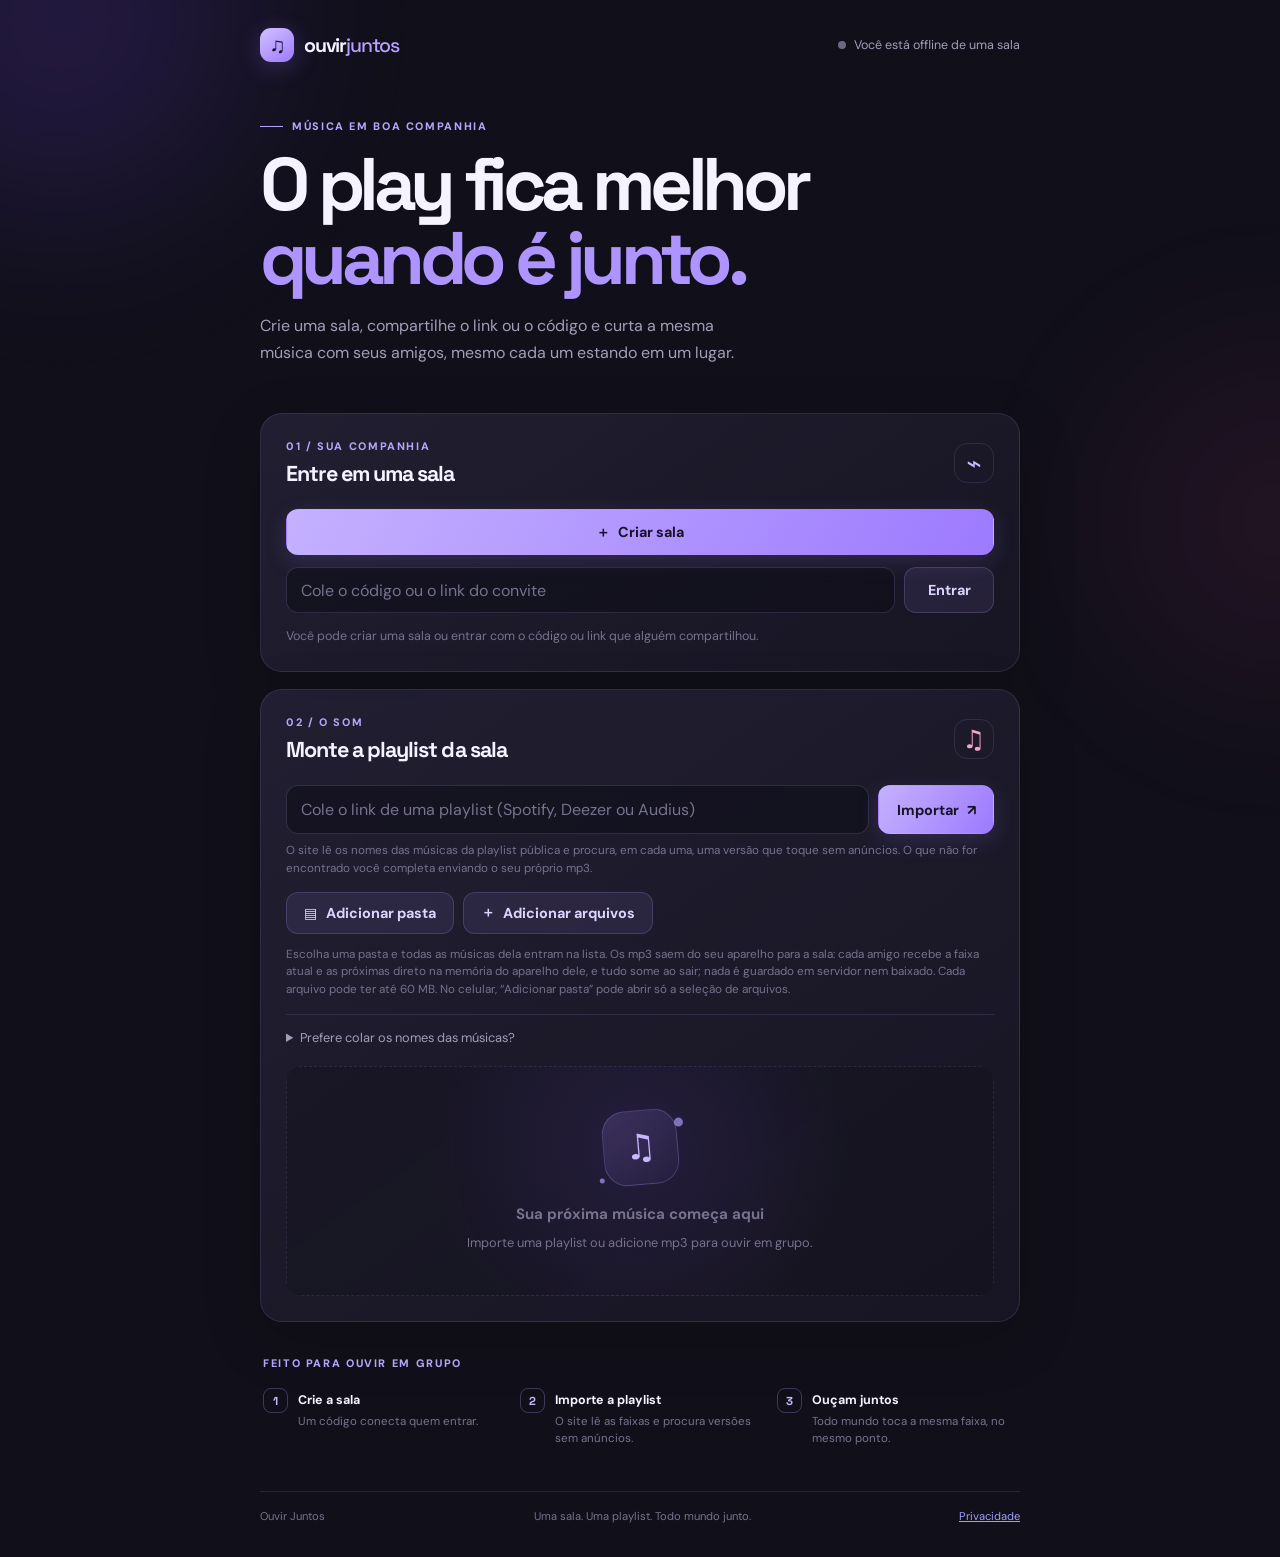
<file: index.html>
<!doctype html>
<html lang="pt-BR">
<head>
  <meta charset="utf-8">
  <meta name="viewport" content="width=device-width, initial-scale=1, viewport-fit=cover">
  <meta name="theme-color" content="#11101a">
  <meta name="description" content="Crie uma sala, convide seus amigos e ouçam juntos à distância.">
  <title>Ouvir Juntos</title>
  <link rel="preconnect" href="https://fonts.googleapis.com">
  <link rel="preconnect" href="https://fonts.gstatic.com" crossorigin>
  <link href="https://fonts.googleapis.com/css2?family=DM+Sans:wght@400;500;600;700;800&family=Space+Grotesk:wght@500;600;700&display=swap" rel="stylesheet">
  <link rel="stylesheet" href="style.css?v=11">
  <script src="config.js?v=7"></script>
  <script src="lib.js?v=2"></script>
  <script src="mqtt-lite.js?v=2"></script>
  <script src="app.js?v=18" defer></script>
</head>
<body>
  <div class="ambient ambient-one" aria-hidden="true"></div>
  <div class="ambient ambient-two" aria-hidden="true"></div>

  <main class="app-shell">
    <header class="topbar">
      <a class="brand" href="./" aria-label="Ouvir Juntos - início">
        <span class="brand-mark">♫</span>
        <span>ouvir<span class="brand-light">juntos</span></span>
      </a>
      <div class="connection-status" id="connectionStatus" aria-live="polite">
        <span class="status-dot" id="statusDot"></span>
        <span id="statusText">Você está offline de uma sala</span>
      </div>
    </header>

    <section class="intro">
      <div class="eyebrow"><span class="eyebrow-line"></span> MÚSICA EM BOA COMPANHIA</div>
      <h1>O play fica melhor<br><span>quando é junto.</span></h1>
      <p>Crie uma sala, compartilhe o link ou o código e curta a mesma música com seus amigos, mesmo cada um estando em um lugar.</p>
    </section>

    <section class="panel room-panel" aria-labelledby="roomHeading">
      <div class="panel-heading">
        <div>
          <div class="section-kicker">01 / SUA COMPANHIA</div>
          <h2 id="roomHeading">Entre em uma sala</h2>
        </div>
        <span class="heading-icon" aria-hidden="true">⌁</span>
      </div>

      <div class="room-actions" id="roomActions">
        <button class="button button-primary" id="createRoomButton" type="button"><span aria-hidden="true">＋</span> Criar sala</button>
        <div class="join-row">
          <label class="sr-only" for="roomCodeInput">Código da sala</label>
          <input id="roomCodeInput" type="text" inputmode="text" autocomplete="off" spellcheck="false" placeholder="Cole o código ou o link do convite">
          <button class="button button-secondary" id="joinRoomButton" type="button">Entrar</button>
        </div>
      </div>

      <div class="room-live" id="roomLive" hidden>
        <div class="room-live-top">
          <div class="room-live-label"><span class="live-pulse"></span><span id="roomRole">Sala ativa</span></div>
          <button class="text-button" id="leaveRoomButton" type="button">Sair da sala</button>
        </div>
        <div class="invite-row">
          <div class="invite-code-wrap"><span class="micro-label">CÓDIGO DA SALA</span><strong id="roomCodeDisplay">—</strong></div>
          <div class="invite-actions">
            <button class="button button-secondary copy-button" id="copyRoomCodeButton" type="button">Copiar código</button>
            <button class="button button-primary copy-button" id="copyInviteButton" type="button">Copiar convite</button>
          </div>
        </div>
        <p class="room-hint" id="roomHint">Envie o link ou o código. Mantenha esta página aberta para seus amigos conseguirem entrar.</p>
        <div class="members-line"><span class="members-icon">◉</span><span id="memberCount">1 pessoa na sala</span></div>
      </div>
      <p class="panel-footnote" id="roomFootnote">Você pode criar uma sala ou entrar com o código ou link que alguém compartilhou.</p>
    </section>

    <section class="panel music-panel" aria-labelledby="musicHeading">
      <div class="panel-heading">
        <div>
          <div class="section-kicker">02 / O SOM</div>
          <h2 id="musicHeading">Monte a playlist da sala</h2>
        </div>
        <span class="heading-icon music-heading-icon" aria-hidden="true">♫</span>
      </div>

      <form class="spotify-form" id="playlistForm">
        <label class="sr-only" for="spotifyUrlInput">Link de uma playlist</label>
        <input id="spotifyUrlInput" type="text" inputmode="url" placeholder="Cole o link de uma playlist (Spotify, Deezer ou Audius)" autocomplete="url" spellcheck="false">
        <button class="button button-primary" id="loadPlaylistButton" type="submit">Importar <span aria-hidden="true">↗</span></button>
      </form>
      <p class="input-help" id="spotifyHelp">O site lê os nomes das músicas da playlist pública e procura, em cada uma, uma versão que toque sem anúncios. O que não for encontrado você completa enviando o seu próprio mp3.</p>

      <div class="add-files-row">
        <div class="add-files-buttons">
          <button class="button button-secondary" id="addFolderButton" type="button"><span aria-hidden="true">▤</span> Adicionar pasta</button>
          <button class="button button-secondary" id="addFilesButton" type="button"><span aria-hidden="true">＋</span> Adicionar arquivos</button>
        </div>
        <input id="addFolderInput" type="file" webkitdirectory multiple hidden>
        <input id="addFilesInput" type="file" accept="audio/*,.mp3,.m4a,.ogg,.wav,.flac" multiple hidden>
        <input id="trackFileInput" type="file" accept="audio/*,.mp3,.m4a,.ogg,.wav,.flac" hidden>
        <p class="input-help" id="filesHelp">Escolha uma pasta e todas as músicas dela entram na lista. Os mp3 saem do seu aparelho para a sala: cada amigo recebe a faixa atual e as próximas direto na memória do aparelho dele, e tudo some ao sair; nada é guardado em servidor nem baixado. Cada arquivo pode ter até 60 MB. No celular, “Adicionar pasta” pode abrir só a seleção de arquivos.</p>
      </div>

      <details class="manual-import" id="manualImportDetails">
        <summary>Prefere colar os nomes das músicas?</summary>
        <p>Use uma música por linha, neste formato: <strong>Nome da música - Artista</strong>.</p>
        <label class="sr-only" for="manualTrackList">Lista de músicas</label>
        <textarea id="manualTrackList" rows="5" placeholder="Exemplo:&#10;Música 1 - Artista 1&#10;Música 2 - Artista 2"></textarea>
        <button class="button button-secondary" id="importManualButton" type="button">Importar músicas coladas</button>
      </details>

      <div class="player-area" id="playerArea">
        <div class="player-empty" id="playerEmpty">
          <div class="empty-art" aria-hidden="true"><span>♫</span><i></i><b></b></div>
          <strong>Sua próxima música começa aqui</strong>
          <span>Importe uma playlist ou adicione mp3 para ouvir em grupo.</span>
        </div>
        <div class="player-wrap" id="playerWrap" hidden>
          <div class="playlist-meta">
            <div>
              <span class="micro-label">PLAYLIST CARREGADA</span>
              <strong id="playlistTitle">Minha playlist</strong>
              <span id="playlistCount" class="playlist-count"></span>
            </div>
            <a id="spotifySourceLink" href="https://open.spotify.com/" target="_blank" rel="noopener noreferrer" hidden>Ver playlist original ↗</a>
          </div>

          <div class="now-playing-row">
            <div>
              <span class="micro-label">TOCANDO NA SALA</span>
              <strong id="nowPlayingTitle">Escolha uma música</strong>
              <span id="nowPlayingArtist" class="now-playing-artist"></span>
            </div>
            <span class="playing-equalizer paused" id="playingEqualizer" aria-hidden="true"><i></i><i></i><i></i><i></i></span>
          </div>
          <div id="youtubeEmbed" class="youtube-embed" aria-label="Player do YouTube" hidden></div>
          <div id="audioWrap" class="audio-wrap" hidden>
            <audio id="audioPlayer" controls preload="auto" playsinline hidden></audio>
            <audio id="fileAudio" controls preload="auto" playsinline hidden></audio>
          </div>
          <p class="player-tip" id="playerTip">Cada pessoa pode precisar apertar Play no próprio aparelho para liberar o áudio.</p>
          <div class="sync-controls">
            <button class="button button-secondary" id="playPauseButton" type="button" disabled>▶ Ativar meu player</button>
            <button class="button button-quiet" id="syncButton" type="button" disabled>Sincronizar</button>
          </div>
          <div class="sync-controls host-controls" id="hostControls">
            <button class="button button-primary" id="playAllButton" type="button">▶ Tocar tudo</button>
            <button class="button button-quiet" id="prevButton" type="button">⏮ Anterior</button>
            <button class="button button-quiet" id="nextButton" type="button">Próxima ⏭</button>
            <button class="button button-quiet" id="shuffleButton" type="button" aria-pressed="false">🔀 Aleatório: desligado</button>
          </div>
          <div class="playback-status" id="playbackStatus" aria-live="polite">Aguardando uma música…</div>

          <div class="playlist-heading-row">
            <div><span class="micro-label">FAIXAS DA PLAYLIST</span><span class="playlist-help">O anfitrião escolhe a faixa e a fonte: sem anúncios, mp3 próprio ou YouTube.</span></div>
            <span id="playlistSourceLabel" class="playlist-source-label">Lista importada</span>
          </div>
          <ol class="playlist-list" id="playlistList"></ol>
        </div>
      </div>
      <div class="notice" id="notice" role="status" aria-live="polite" hidden></div>
    </section>

    <section class="how-it-works">
      <div class="section-kicker">FEITO PARA OUVIR EM GRUPO</div>
      <div class="how-grid">
        <div class="how-item"><span>1</span><div><strong>Crie a sala</strong><p>Um código conecta quem entrar.</p></div></div>
        <div class="how-item"><span>2</span><div><strong>Importe a playlist</strong><p>O site lê as faixas e procura versões sem anúncios.</p></div></div>
        <div class="how-item"><span>3</span><div><strong>Ouçam juntos</strong><p>Todo mundo toca a mesma faixa, no mesmo ponto.</p></div></div>
      </div>
    </section>

    <footer class="footer">
      <span>Ouvir Juntos</span><span>Uma sala. Uma playlist. Todo mundo junto.</span>
      <a href="privacidade.html">Privacidade</a>
    </footer>
  </main>
</body>
</html>
</file>
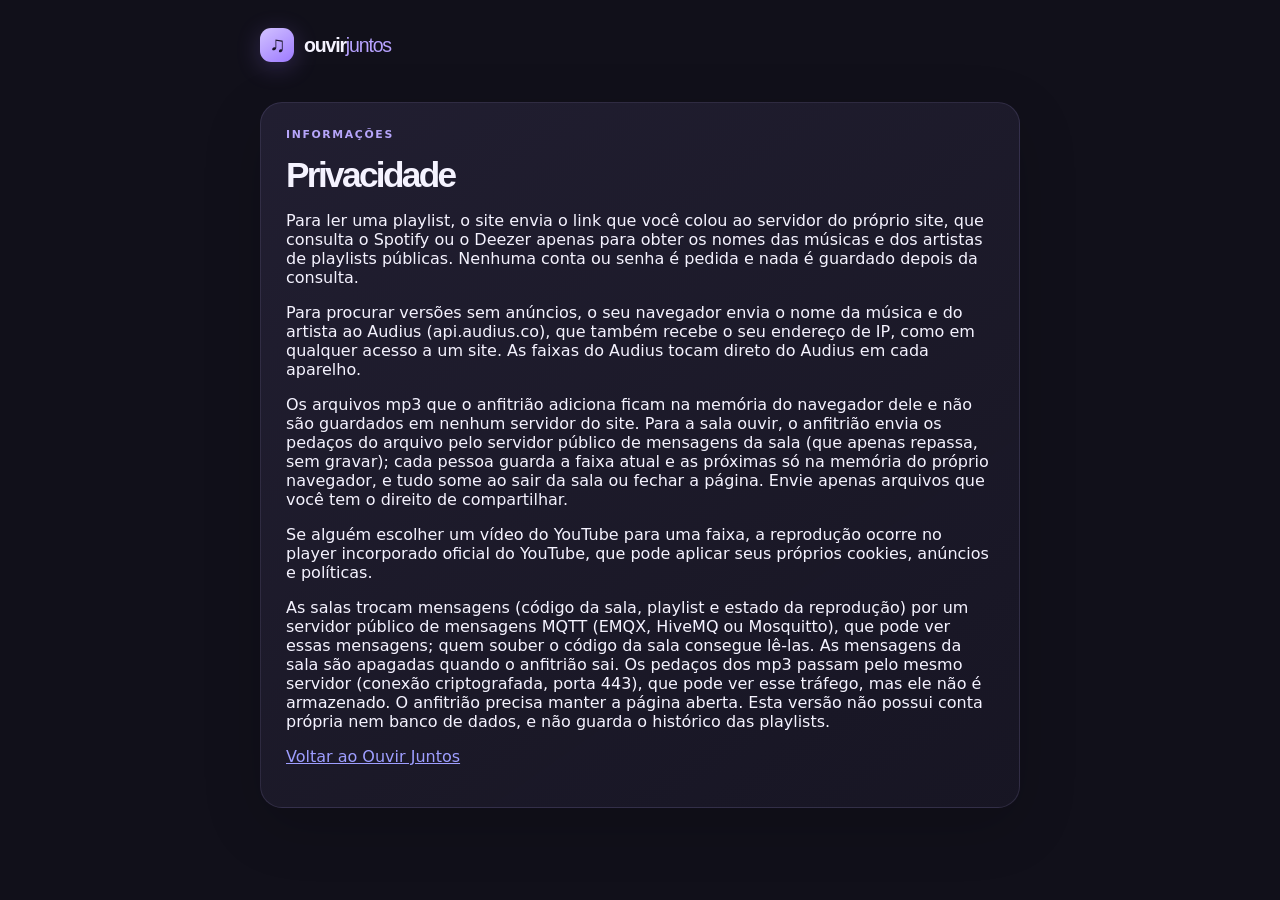
<file: privacidade.html>
<!doctype html>
<html lang="pt-BR">
<head>
  <meta charset="utf-8">
  <meta name="viewport" content="width=device-width, initial-scale=1">
  <meta name="theme-color" content="#11101a">
  <title>Privacidade — Ouvir Juntos</title>
  <link rel="stylesheet" href="style.css?v=9">
</head>
<body>
  <main class="app-shell">
    <header class="topbar"><a class="brand" href="./"><span class="brand-mark">♫</span><span>ouvir<span class="brand-light">juntos</span></span></a></header>
    <section class="panel" style="margin-top:40px">
      <div class="section-kicker">INFORMAÇÕES</div>
      <h1 style="font-size:2.2rem;line-height:1.1">Privacidade</h1>
      <p>Para ler uma playlist, o site envia o link que você colou ao servidor do próprio site, que consulta o Spotify ou o Deezer apenas para obter os nomes das músicas e dos artistas de playlists públicas. Nenhuma conta ou senha é pedida e nada é guardado depois da consulta.</p>
      <p>Para procurar versões sem anúncios, o seu navegador envia o nome da música e do artista ao Audius (api.audius.co), que também recebe o seu endereço de IP, como em qualquer acesso a um site. As faixas do Audius tocam direto do Audius em cada aparelho.</p>
      <p>Os arquivos mp3 que o anfitrião adiciona ficam na memória do navegador dele e não são guardados em nenhum servidor do site. Para a sala ouvir, o anfitrião envia os pedaços do arquivo pelo servidor público de mensagens da sala (que apenas repassa, sem gravar); cada pessoa guarda a faixa atual e as próximas só na memória do próprio navegador, e tudo some ao sair da sala ou fechar a página. Envie apenas arquivos que você tem o direito de compartilhar.</p>
      <p>Se alguém escolher um vídeo do YouTube para uma faixa, a reprodução ocorre no player incorporado oficial do YouTube, que pode aplicar seus próprios cookies, anúncios e políticas.</p>
      <p>As salas trocam mensagens (código da sala, playlist e estado da reprodução) por um servidor público de mensagens MQTT (EMQX, HiveMQ ou Mosquitto), que pode ver essas mensagens; quem souber o código da sala consegue lê-las. As mensagens da sala são apagadas quando o anfitrião sai. Os pedaços dos mp3 passam pelo mesmo servidor (conexão criptografada, porta 443), que pode ver esse tráfego, mas ele não é armazenado. O anfitrião precisa manter a página aberta. Esta versão não possui conta própria nem banco de dados, e não guarda o histórico das playlists.</p>
      <p><a href="./">Voltar ao Ouvir Juntos</a></p>
    </section>
  </main>
</body>
</html>
</file>
<file: style.css>
:root {
  color-scheme: dark;
  --bg: #11101a;
  --panel: rgba(28, 26, 42, .88);
  --panel-soft: #211f30;
  --text: #f5f3ff;
  --muted: #a29db8;
  --muted-2: #77728d;
  --line: rgba(190, 178, 255, .13);
  --accent: #a78bfa;
  --accent-strong: #8b5cf6;
  --mint: #4ee0ad;
  --font: 'DM Sans', system-ui, sans-serif;
  --display: 'Space Grotesk', 'DM Sans', sans-serif;
}

* { box-sizing: border-box; }
html { min-height: 100%; scroll-behavior: smooth; }
body {
  margin: 0;
  min-height: 100vh;
  overflow-x: hidden;
  background: var(--bg);
  color: var(--text);
  font-family: var(--font);
  -webkit-font-smoothing: antialiased;
}
button, input { font: inherit; }
button { -webkit-tap-highlight-color: transparent; }
.ambient { position: fixed; z-index: -1; pointer-events: none; filter: blur(90px); opacity: .18; border-radius: 50%; }
.ambient-one { width: 380px; height: 380px; background: #7545ed; top: -170px; left: -130px; }
.ambient-two { width: 320px; height: 320px; background: #bd397d; right: -160px; top: 360px; opacity: .11; }
.app-shell { width: min(100% - 36px, 760px); margin: 0 auto; padding: 28px 0 34px; }
.topbar { display: flex; justify-content: space-between; align-items: center; gap: 16px; }
.brand { display: inline-flex; align-items: center; gap: 10px; color: var(--text); text-decoration: none; font-family: var(--display); font-size: 1.22rem; font-weight: 700; letter-spacing: -.06em; }
.brand-mark { width: 34px; height: 34px; display: grid; place-items: center; border-radius: 11px; color: #171225; background: linear-gradient(145deg, #d2c2ff, #9d7aff); font-size: 1.35rem; box-shadow: 0 5px 24px rgba(157, 122, 255, .24); }
.brand-light { color: #b7a2ff; font-weight: 500; }
.connection-status { display: inline-flex; align-items: center; gap: 8px; color: var(--muted); font-size: .78rem; text-align: right; }
.status-dot { width: 8px; height: 8px; border-radius: 50%; background: #6d6880; flex: 0 0 auto; }
.status-dot.online { background: var(--mint); box-shadow: 0 0 0 4px rgba(78, 224, 173, .1); }
.intro { padding: 57px 0 30px; }
.eyebrow, .section-kicker, .micro-label { color: #b6a5fa; font-size: .68rem; font-weight: 800; letter-spacing: .15em; }
.eyebrow { display: flex; align-items: center; gap: 9px; }
.eyebrow-line { width: 23px; height: 1px; background: #b6a5fa; }
h1 { margin: 15px 0 12px; font-family: var(--display); font-size: clamp(2.8rem, 8vw, 4.65rem); line-height: .99; letter-spacing: -.075em; font-weight: 700; }
h1 span { color: #ad94ff; }
.intro p { max-width: 480px; margin: 18px 0 0; color: var(--muted); font-size: 1rem; line-height: 1.65; }
.panel { margin-top: 17px; padding: 25px; border: 1px solid var(--line); border-radius: 22px; background: linear-gradient(145deg, rgba(34, 31, 51, .94), rgba(24, 22, 36, .92)); box-shadow: 0 18px 60px rgba(0, 0, 0, .16); }
.panel-heading { display: flex; justify-content: space-between; align-items: center; gap: 14px; margin-bottom: 22px; }
.panel-heading h2 { margin: 7px 0 0; font-family: var(--display); font-size: 1.35rem; letter-spacing: -.045em; }
.heading-icon { width: 40px; height: 40px; display: grid; place-items: center; border: 1px solid var(--line); border-radius: 13px; color: #c6b7ff; font-size: 1.6rem; }
.room-actions { display: grid; gap: 12px; }
.button { min-height: 46px; display: inline-flex; justify-content: center; align-items: center; gap: 8px; border: 1px solid transparent; border-radius: 12px; padding: 0 17px; color: var(--text); font-size: .9rem; font-weight: 700; cursor: pointer; transition: transform .16s ease, background .16s ease, border-color .16s ease, opacity .16s ease; }
.button:hover:not(:disabled) { transform: translateY(-1px); }
.button:active:not(:disabled) { transform: translateY(0); }
.button:focus-visible, input:focus-visible, .text-button:focus-visible { outline: 2px solid #c6b7ff; outline-offset: 3px; }
.button:disabled { cursor: not-allowed; opacity: .42; }
.button-primary { color: #181326; background: linear-gradient(120deg, #c4b1ff, #9d7aff); box-shadow: 0 7px 22px rgba(157, 122, 255, .16); }
.button-primary:hover:not(:disabled) { background: linear-gradient(120deg, #d3c5ff, #ad91ff); }
.button-secondary { border-color: rgba(189, 174, 255, .19); background: rgba(167, 139, 250, .1); color: #ded5ff; }
.button-secondary:hover:not(:disabled) { background: rgba(167, 139, 250, .17); }
.button-quiet { color: var(--muted); background: transparent; border-color: var(--line); }
.button-quiet:hover:not(:disabled) { color: var(--text); background: rgba(255,255,255,.04); }
.join-row, .spotify-form { display: flex; gap: 9px; }
input { min-width: 0; width: 100%; border: 1px solid rgba(190, 178, 255, .16); border-radius: 12px; background: rgba(12, 11, 20, .48); color: var(--text); padding: 0 14px; outline: none; }
input::placeholder { color: #77728d; }
input:focus { border-color: rgba(177, 151, 255, .65); box-shadow: 0 0 0 3px rgba(167, 139, 250, .09); }
.join-row input { height: 46px; }
.join-row .button { min-width: 90px; }
.panel-footnote, .input-help, .room-hint { margin: 14px 0 0; color: var(--muted-2); font-size: .78rem; line-height: 1.55; }
.room-live { border: 1px solid rgba(78, 224, 173, .18); border-radius: 15px; padding: 16px; background: rgba(78, 224, 173, .045); }
.room-live-top, .invite-row { display: flex; justify-content: space-between; align-items: center; gap: 12px; }
.room-live-label, .members-line { display: flex; align-items: center; gap: 8px; color: #baf3df; font-size: .82rem; font-weight: 700; }
.live-pulse { width: 7px; height: 7px; border-radius: 50%; background: var(--mint); box-shadow: 0 0 0 4px rgba(78, 224, 173, .1); }
.text-button { padding: 4px 0; border: 0; background: none; color: var(--muted); font-size: .78rem; cursor: pointer; }
.text-button:hover { color: #fff; }
.invite-row { margin-top: 15px; padding: 13px 14px; border: 1px solid var(--line); border-radius: 12px; background: rgba(11, 10, 18, .33); }
.invite-code-wrap { display: grid; gap: 4px; }
.invite-code-wrap strong { font-family: var(--display); font-size: 1.12rem; letter-spacing: .06em; }
.invite-actions { display: flex; flex-wrap: wrap; gap: 8px; justify-content: flex-end; }
.copy-button { min-height: 39px; padding-inline: 12px; font-size: .78rem; }
.room-hint { margin-top: 10px; }
.members-line { margin-top: 13px; color: #c6c0d6; font-size: .75rem; font-weight: 500; }
.members-icon { color: var(--mint); font-size: .95rem; }
.spotify-form input { height: 49px; }
.spotify-form .button { min-width: 116px; }
.input-help { margin-top: 9px; }
.player-area { margin-top: 21px; border-radius: 16px; overflow: hidden; }
.player-empty { min-height: 230px; display: flex; flex-direction: column; justify-content: center; align-items: center; padding: 22px; border: 1px dashed rgba(190, 178, 255, .2); border-radius: 16px; background: radial-gradient(circle at 50% 37%, rgba(139, 92, 246, .12), transparent 55%), rgba(11, 10, 18, .2); text-align: center; }
.empty-art { position: relative; width: 75px; height: 75px; display: grid; place-items: center; margin-bottom: 18px; border: 1px solid rgba(183, 162, 255, .22); border-radius: 23px; background: linear-gradient(145deg, rgba(167, 139, 250, .19), rgba(167, 139, 250, .03)); color: #c6b7ff; font-size: 2.2rem; transform: rotate(-5deg); }
.empty-art i, .empty-art b { position: absolute; width: 9px; height: 9px; border-radius: 50%; background: #b5a0ff; opacity: .65; }
.empty-art i { right: -8px; top: 10px; }
.empty-art b { left: -7px; bottom: 4px; width: 5px; height: 5px; }
.player-empty strong { font-size: .94rem; }
.player-empty > span { margin-top: 7px; color: var(--muted-2); font-size: .8rem; }
.now-playing-row { display: flex; justify-content: space-between; align-items: center; gap: 12px; margin-bottom: 13px; }
.now-playing-row > div { display: grid; gap: 5px; min-width: 0; }
.now-playing-row strong { overflow-wrap: anywhere; font-size: .89rem; }
.playing-equalizer { height: 20px; display: inline-flex; align-items: center; gap: 3px; }
.playing-equalizer i { width: 3px; height: 8px; border-radius: 2px; background: var(--mint); animation: equalize .8s ease-in-out infinite alternate; }
.playing-equalizer i:nth-child(2) { height: 15px; animation-delay: -.3s; }
.playing-equalizer i:nth-child(3) { height: 11px; animation-delay: -.55s; }
.playing-equalizer i:nth-child(4) { height: 17px; animation-delay: -.15s; }
.playing-equalizer.paused i { animation-play-state: paused; opacity: .45; }
@keyframes equalize { from { transform: scaleY(.45); } to { transform: scaleY(1); } }
.sync-controls { display: flex; flex-wrap: wrap; gap: 8px; margin-top: 13px; }
.sync-controls .button { min-height: 39px; padding-inline: 12px; font-size: .78rem; }
.playback-status { min-height: 18px; margin-top: 11px; color: var(--muted-2); font-size: .73rem; }
.player-tip { margin: 10px 0 0; color: var(--muted); font-size: .76rem; line-height: 1.55; }
.notice { margin-top: 14px; padding: 12px 14px; border: 1px solid rgba(167, 139, 250, .25); border-radius: 12px; background: rgba(167, 139, 250, .09); color: #ded5ff; font-size: .82rem; line-height: 1.5; }
.notice.error { border-color: rgba(255, 126, 149, .28); background: rgba(255, 126, 149, .08); color: #ffc4d0; }
.notice.success { border-color: rgba(78, 224, 173, .22); background: rgba(78, 224, 173, .07); color: #c1f7e3; }
.how-it-works { padding: 34px 3px 6px; }
.how-grid { display: grid; grid-template-columns: repeat(3, 1fr); gap: 17px; margin-top: 18px; }
.how-item { display: flex; align-items: flex-start; gap: 10px; }
.how-item > span { flex: 0 0 auto; width: 25px; height: 25px; display: grid; place-items: center; border: 1px solid rgba(183, 162, 255, .28); border-radius: 8px; color: #c8baff; font-family: var(--display); font-size: .72rem; font-weight: 700; }
.how-item strong { font-size: .78rem; }
.how-item p { margin: 5px 0 0; color: var(--muted-2); font-size: .72rem; line-height: 1.45; }
.footer { display: flex; justify-content: space-between; gap: 12px; margin-top: 38px; padding-top: 17px; border-top: 1px solid var(--line); color: var(--muted-2); font-size: .7rem; }
.sr-only { position: absolute; width: 1px; height: 1px; padding: 0; margin: -1px; overflow: hidden; clip: rect(0,0,0,0); white-space: nowrap; border: 0; }
[hidden] { display: none !important; }

@media (max-width: 600px) {
  .app-shell { width: min(100% - 28px, 520px); padding-top: 19px; }
  .connection-status { max-width: 145px; font-size: .69rem; }
  .intro { padding: 48px 0 21px; }
  .intro p { max-width: 340px; font-size: .91rem; }
  .panel { padding: 18px; border-radius: 18px; }
  .panel-heading { margin-bottom: 18px; }
  .spotify-form { flex-direction: column; }
  .spotify-form .button { width: 100%; }
  .how-grid { grid-template-columns: 1fr; gap: 15px; }
  .how-item p { font-size: .75rem; }
  .footer { flex-direction: column; gap: 5px; }
  .invite-row { flex-direction: column; align-items: stretch; }
  .invite-actions { display: grid; grid-template-columns: 1fr 1fr; }
  .copy-button { width: 100%; }
}

@media (prefers-reduced-motion: reduce) {
  *, *::before, *::after { scroll-behavior: auto !important; animation-duration: .01ms !important; animation-iteration-count: 1 !important; transition-duration: .01ms !important; }
}


/* Importação do Spotify, fila e player oficial do YouTube */
.music-heading-icon { color: #f6a6c8; }
.spotify-connect-row { display: flex; flex-wrap: wrap; align-items: center; gap: 9px; margin: 13px 0 16px; }
.spotify-connect-row .button { min-height: 39px; }
.spotify-form { display: flex; gap: 9px; align-items: stretch; }
.spotify-form .input { flex: 1 1 280px; min-width: 0; }
.input-help, .playlist-help { margin: 8px 0 0; color: var(--muted-2); font-size: .73rem; line-height: 1.5; }
.manual-import { margin-top: 16px; padding-top: 14px; border-top: 1px solid var(--line); }
.manual-import summary { color: var(--muted); font-size: .8rem; cursor: pointer; }
.manual-import textarea { display: block; width: 100%; min-height: 112px; margin-top: 10px; padding: 12px; resize: vertical; border: 1px solid var(--line); border-radius: 11px; outline: none; background: rgba(8, 10, 20, .5); color: var(--text); font: inherit; font-size: .8rem; line-height: 1.5; }
.manual-import textarea:focus, .spotify-form .input:focus { border-color: rgba(183, 162, 255, .65); }
.manual-import .button { margin-top: 9px; }
.player-area { margin-top: 20px; }
.player-wrap { padding: 14px; border: 1px solid var(--line); border-radius: 15px; background: rgba(8, 10, 20, .35); }
.playlist-meta { display: flex; flex-wrap: wrap; justify-content: space-between; gap: 8px; margin-bottom: 12px; color: var(--muted-2); font-size: .72rem; }
.playlist-source-label { color: #b8a9ff; }
.now-playing-row { display: flex; align-items: center; gap: 12px; min-width: 0; margin-bottom: 13px; }
.now-playing-row > div:last-child { min-width: 0; }
.now-playing-title { overflow: hidden; color: var(--text); font-size: .9rem; font-weight: 650; text-overflow: ellipsis; white-space: nowrap; }
.now-playing-artist { overflow: hidden; margin-top: 4px; color: var(--muted-2); font-size: .75rem; text-overflow: ellipsis; white-space: nowrap; }
.playing-equalizer { flex: 0 0 26px; display: flex; align-items: end; gap: 3px; height: 22px; }
.playing-equalizer i { display: block; width: 4px; height: 8px; border-radius: 3px; background: #b8a9ff; animation: equalize .7s ease-in-out infinite alternate; transform-origin: bottom; }
.youtube-embed { width: 100%; max-width: 640px; min-height: 200px; aspect-ratio: 16 / 9; margin: 0 auto; overflow: hidden; border-radius: 12px; background: #080a12; }
.youtube-embed iframe { display: block; width: 100%; height: 100%; min-height: 200px; border: 0; }
.playlist-heading-row { display: flex; align-items: center; justify-content: space-between; gap: 10px; margin: 22px 0 10px; }
.playlist-heading-row h3 { margin: 0; font-family: var(--display); font-size: .92rem; }
.playlist-count { flex: 0 0 auto; color: var(--muted-2); font-size: .7rem; }
.playlist-list { display: grid; gap: 7px; padding: 0; margin: 0; list-style: none; }
.track-item { display: flex; align-items: center; gap: 10px; min-width: 0; padding: 10px 11px; border: 1px solid var(--line); border-radius: 11px; background: rgba(255,255,255,.018); }
.track-item.active { border-color: rgba(183, 162, 255, .4); background: rgba(167, 139, 250, .08); }
.track-item-main { flex: 1 1 auto; min-width: 0; }
.track-item-title { overflow: hidden; font-size: .78rem; font-weight: 600; text-overflow: ellipsis; white-space: nowrap; }
.track-item-artist { overflow: hidden; margin-top: 3px; color: var(--muted-2); font-size: .69rem; text-overflow: ellipsis; white-space: nowrap; }
.track-item-status { flex: 0 0 auto; color: var(--muted-2); font-size: .68rem; }
.track-item .button { flex: 0 0 auto; min-height: 32px; padding: 6px 9px; font-size: .68rem; }
.player-empty { padding: 24px 14px; border: 1px dashed var(--line); border-radius: 13px; color: var(--muted-2); text-align: center; font-size: .78rem; line-height: 1.5; }
.playback-status { overflow-wrap: anywhere; }
.notice { overflow-wrap: anywhere; }

@media (max-width: 600px) {
  .spotify-connect-row { align-items: stretch; }
  .spotify-connect-row .button { flex: 1 1 auto; }
  .spotify-form { flex-direction: column; }
  .spotify-form .input { width: 100%; }
  .playlist-meta { flex-direction: column; }
  .player-wrap { padding: 10px; }
  .track-item { flex-wrap: wrap; }
  .track-item .button { margin-left: auto; }
}

/* Ajustes dos elementos reais montados pela lista de faixas */
.track-item { flex-wrap: wrap; }
.track-item.current { border-color: rgba(183, 162, 255, .4); background: rgba(167, 139, 250, .08); }
.track-info { flex: 1 1 190px; display: grid; gap: 4px; min-width: 0; }
.track-info strong { overflow: hidden; color: var(--text); font-size: .78rem; font-weight: 650; text-overflow: ellipsis; white-space: nowrap; }
.track-info span { overflow: hidden; color: var(--muted-2); font-size: .69rem; text-overflow: ellipsis; white-space: nowrap; }
.track-actions { flex: 0 1 auto; display: flex; flex-wrap: wrap; justify-content: flex-end; align-items: center; gap: 6px; }
.track-search-button, .track-play-button { min-height: 32px; padding: 6px 9px; font-size: .68rem; }
.track-match-label { flex: 0 0 auto; color: #b8a9ff; font-size: .66rem; }
.candidate-list { flex: 1 0 100%; display: flex; flex-wrap: wrap; align-items: center; gap: 7px; padding-top: 9px; border-top: 1px solid var(--line); }
.candidate-heading { flex: 0 0 100%; color: var(--muted-2); font-size: .69rem; }
.candidate-button { max-width: 100%; padding: 7px 9px; overflow: hidden; border: 1px solid rgba(183, 162, 255, .22); border-radius: 8px; background: rgba(167, 139, 250, .07); color: #e6deff; font: inherit; font-size: .68rem; text-align: left; text-overflow: ellipsis; white-space: nowrap; cursor: pointer; }
.candidate-button:hover { border-color: rgba(183, 162, 255, .55); background: rgba(167, 139, 250, .13); }

@media (max-width: 600px) {
  .track-actions { flex: 1 1 100%; justify-content: flex-start; }
  .candidate-button { width: 100%; }
}


/* Seleção manual de vídeo: modo sem chave da YouTube Data API. */
.manual-video-picker {
  display: grid;
  flex: 1 0 100%;
  gap: 10px;
  width: 100%;
  margin-top: 12px;
  padding: 14px;
  border: 1px solid var(--line, rgba(255,255,255,.14));
  border-radius: 14px;
  background: var(--surface-soft, rgba(255,255,255,.035));
}
.manual-video-picker p {
  margin: 0;
  color: var(--muted, inherit);
  font-size: .9rem;
  line-height: 1.45;
}
.manual-video-search-link {
  width: fit-content;
  color: var(--accent, #9fd5c0);
  font-weight: 650;
  text-decoration: none;
}
.manual-video-search-link:hover { text-decoration: underline; }
.manual-video-form {
  display: flex;
  gap: 8px;
  width: 100%;
}
.manual-video-form input {
  min-width: 0;
  min-height: 44px;
  flex: 1;
}
@media (max-width: 520px) {
  .manual-video-form { flex-direction: column; }
  .manual-video-form .button { width: 100%; }
}

/* ---- v9: fontes sem anúncios, mp3 e player de áudio ---- */
[hidden] { display: none !important; }
.add-files-row { display: grid; gap: 4px; margin: 14px 0 4px; }
.add-files-row .button { justify-self: start; min-height: 42px; }
.audio-wrap { width: 100%; max-width: 640px; margin: 0 auto; padding: 14px; border: 1px solid var(--line); border-radius: 12px; background: #080a12; }
.audio-wrap audio { display: block; width: 100%; }
.source-chip { flex: 0 0 auto; padding: 4px 9px; border: 1px solid var(--line); border-radius: 999px; color: var(--muted); font-size: .64rem; font-weight: 700; white-space: nowrap; }
.chip-good { border-color: rgba(78, 224, 173, .35); background: rgba(78, 224, 173, .08); color: #7ff0c6; }
.chip-warn { border-color: rgba(255, 200, 120, .3); background: rgba(255, 200, 120, .07); color: #ffd48a; }
.chip-empty { color: var(--muted-2); }
.candidate-dismiss { color: var(--muted); }
@media (max-width: 600px) {
  .add-files-row .button { width: 100%; }
}

/* ---- v10: pasta, aleatório e controles do anfitrião ---- */
.add-files-buttons { display: flex; flex-wrap: wrap; gap: 9px; }
.host-controls { margin-top: 9px; flex-wrap: wrap; }
.host-controls .button { min-height: 40px; }
#shuffleButton[aria-pressed="true"] { border-color: rgba(78, 224, 173, .45); background: rgba(78, 224, 173, .1); color: #7ff0c6; }
@media (max-width: 600px) {
  .add-files-buttons .button { flex: 1 1 100%; }
  .host-controls .button { flex: 1 1 45%; }
}
</file>
